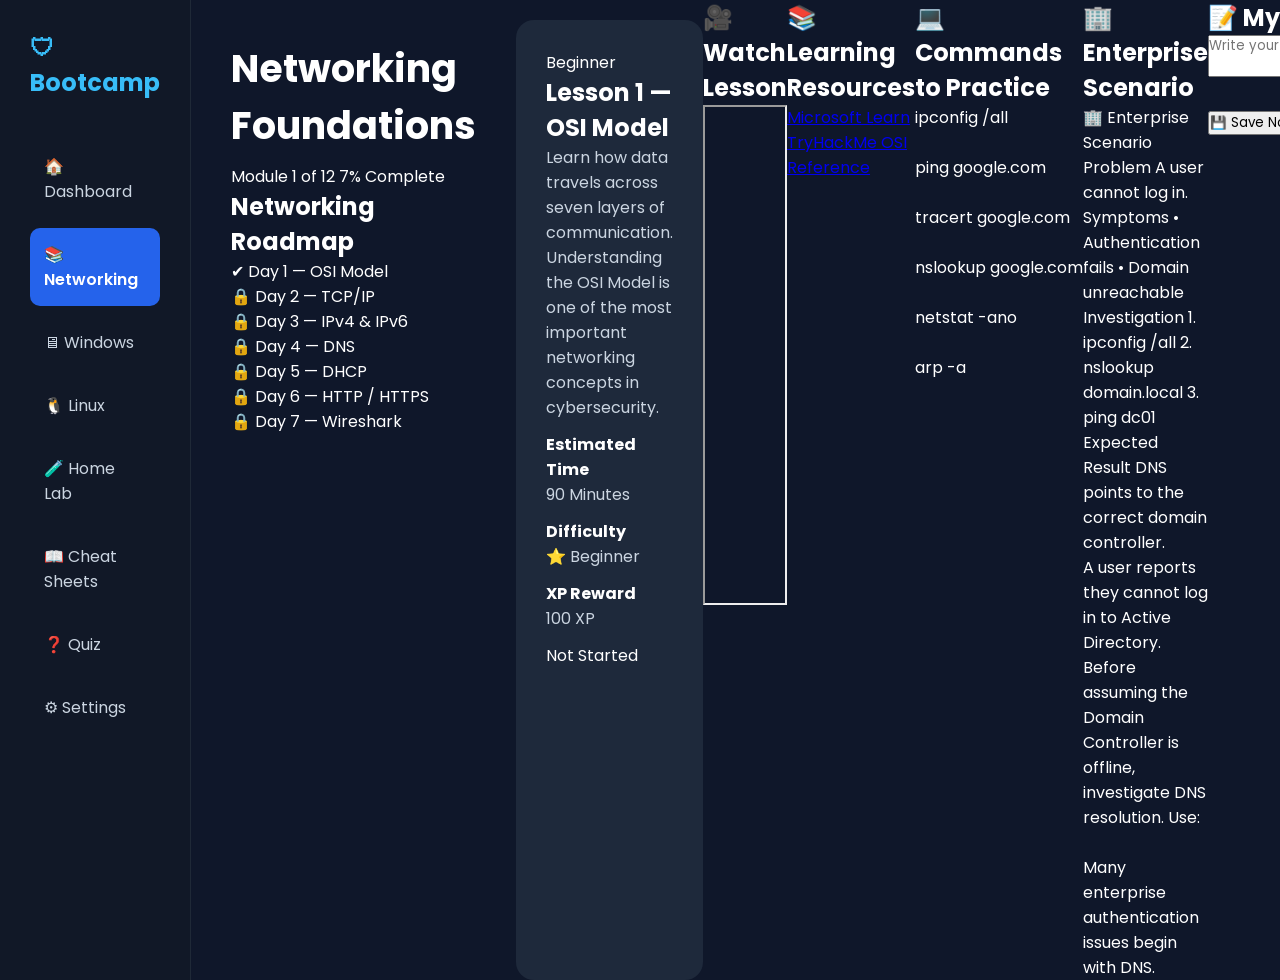
<file: networking.html>
<!DOCTYPE html>
<html lang="en">

<head>

<meta charset="UTF-8">
<meta name="viewport" content="width=device-width, initial-scale=1.0">

<title>Networking Module | Cybersecurity Bootcamp</title>

<link rel="stylesheet" href="style.css">

<link href="https://fonts.googleapis.com/css2?family=Poppins:wght@300;400;500;600;700&display=swap" rel="stylesheet">

</head>

<body>

<!-- Sidebar -->

<div class="sidebar">

<h2>🛡 Bootcamp</h2>

<a href="index.html">🏠 Dashboard</a>

<a class="active" href="networking.html">📚 Networking</a>

<a href="#">🖥 Windows</a>

<a href="#">🐧 Linux</a>

<a href="#">🧪 Home Lab</a>

<a href="#">📖 Cheat Sheets</a>

<a href="#">❓ Quiz</a>

<a href="#">⚙ Settings</a>

</div>

<!-- Main -->

<div class="main">

<header>

<h1>Networking Foundations</h1>

<div class="module-progress">

<div class="progress-header">

<span>Module 1 of 12</span>

<span>7% Complete</span>

</div>

<div class="progress-bar">

<div class="progress-fill"></div>

</div>

</div>

</header>

<section class="panel">

<h2>Networking Roadmap</h2>


<div class="lesson-item completed">

✔ Day 1 — OSI Model

</div>

<div class="lesson-item">

🔒 Day 2 — TCP/IP

</div>

<div class="lesson-item">

🔒 Day 3 — IPv4 & IPv6

</div>

<div class="lesson-item">

🔒 Day 4 — DNS

</div>

<div class="lesson-item">

🔒 Day 5 — DHCP

</div>

<div class="lesson-item">

🔒 Day 6 — HTTP / HTTPS

</div>

<div class="lesson-item">

🔒 Day 7 — Wireshark

</div>

</div>

</section>

<!-- Lesson Card -->

<section class="lesson">

<span class="badge beginner">

Beginner

</span>

<h2>Lesson 1 — OSI Model</h2>

<p>

Learn how data travels across seven layers of communication.

Understanding the OSI Model is one of the most important networking concepts in cybersecurity.

</p>

<div class="lesson-grid">

<div>

<strong>Estimated Time</strong>

<p>90 Minutes</p>

</div>

<div>

<strong>Difficulty</strong>

<p>⭐ Beginner</p>

</div>

<div>

<strong>XP Reward</strong>

<p>100 XP</p>

</div>

<div>

<span id="lessonStatus"

class="status waiting">

Not Started

</span>

</div>

</div>

</section>

<!-- Video -->

<section class="panel">

<h2>🎥 Watch Lesson</h2>

<iframe
width="100%"
height="500"
src="https://www.youtube.com/embed/vv4y_uOneC0"
title="Professor Messer"
allowfullscreen>

</iframe>

</section>

<!-- Resources -->

<section class="panel">

<h2>📚 Learning Resources</h2>

<div class="resource-buttons">

<a
href="https://learn.microsoft.com/training/"
target="_blank">

Microsoft Learn

</a>

<a
href="https://tryhackme.com/path/outline/presecurity"
target="_blank">

TryHackMe

</a>

<a
href="https://www.cloudflare.com/learning/ddos/glossary/open-systems-interconnection-model-osi/"
target="_blank">

OSI Reference

</a>

</div>

</section>

<!-- Commands -->

<section class="panel">

<h2>💻 Commands to Practice</h2>

<pre>
ipconfig /all

ping google.com

tracert google.com

nslookup google.com

netstat -ano

arp -a
</pre>

</section>

<!-- Enterprise -->

<section class="panel">

<h2>🏢 Enterprise Scenario</h2>

🏢 Enterprise Scenario

Problem
A user cannot log in.

Symptoms
• Authentication fails
• Domain unreachable

Investigation
1. ipconfig /all
2. nslookup domain.local
3. ping dc01

Expected Result
DNS points to the correct domain controller.

<p>

A user reports they cannot log in to Active Directory.

Before assuming the Domain Controller is offline,

investigate DNS resolution.

Use:

</p>

<pre>

</pre>

<p>

Many enterprise authentication issues begin with DNS.

</p>

</section>

<!-- Notes -->

<section class="panel">

<h2>📝 My Notes</h2>

<textarea
id="notes"
placeholder="Write your notes here..."></textarea>

<br><br>

<button>

💾 Save Notes

</button>

</section>

<!-- Navigation -->

<section class="navigation">

<button>

⬅ Previous Lesson

</button>

<button>

✅ Complete Lesson (+100 XP)

</button>

<button>

Next Lesson ➜

</button>

</section>

</div>

</body>

</html>
</file>
<file: style.css>
/* ===========================
   Cybersecurity Bootcamp Portal
   Version 1.0
=========================== */

*{
    margin:0;
    padding:0;
    box-sizing:border-box;
    font-family:'Poppins',sans-serif;
}

body{

    background:#0f172a;

    color:white;

    display:flex;

}

/* Sidebar */

.sidebar{

    width:250px;

    background:#111827;

    min-height:100vh;

    padding:30px;

    border-right:1px solid #1f2937;

}

.sidebar h2{

    color:#38bdf8;

    margin-bottom:40px;

}

.sidebar a{

    display:block;

    color:#cbd5e1;

    text-decoration:none;

    padding:14px;

    margin-bottom:10px;

    border-radius:10px;

    transition:.3s;

}

.sidebar a:hover{

    background:#2563eb;

    color:white;

}

.sidebar a.active{

background:#2563eb;

color:white;

font-weight:600;

}

/* Main */

.main{

    flex:1;

    padding:40px;

}

header h1{

    font-size:38px;

    margin-bottom:10px;

}

header p{

    color:#94a3b8;

}

/* Cards */

.cards{

    margin-top:35px;

    display:grid;

    grid-template-columns:repeat(auto-fit,minmax(220px,1fr));

    gap:20px;

}

.card{

    background:#1e293b;

    padding:25px;

    border-radius:18px;

    transition:.3s;

    border:1px solid #334155;

}

.card:hover{

    transform:translateY(-8px);

    border-color:#38bdf8;

}

.card h3{

    color:#94a3b8;

    margin-bottom:15px;

}

.card h2{

    color:#38bdf8;

    font-size:32px;

}

/* Today's Lesson */

.today{

    margin-top:45px;

}

.lesson{

    background:#1e293b;

    margin-top:20px;

    padding:30px;

    border-radius:18px;

}

.lesson h3{

    margin-bottom:15px;

}

.lesson p{

    margin-bottom:12px;

    color:#cbd5e1;

}

.lesson a{

    display:inline-block;

    text-decoration:none;

    color:white;

    background:#2563eb;

    padding:12px 20px;

    border-radius:10px;

    margin-right:10px;

    transition:.3s;

}

.lesson a:hover{

    background:#38bdf8;

}

/* Progress */

.progress{

    margin-top:45px;

}

canvas{

    margin-top:20px;

    background:white;

    border-radius:15px;

    padding:15px;

}

/* Responsive */

@media(max-width:900px){

body{

flex-direction:column;

}

.sidebar{

width:100%;

min-height:auto;

}

.cards{

grid-template-columns:1fr;


}

button{

background:#22c55e;

color:white;

padding:14px 25px;

border:none;

border-radius:10px;

font-size:16px;

cursor:pointer;

transition:.3s;

}

button:hover{

background:#16a34a;

}

.module-progress{

margin:20px 0 30px;

}

.progress-header{

display:flex;

justify-content:space-between;

margin-bottom:10px;

color:#94a3b8;

}

.progress-bar{

height:12px;

background:#1e293b;

border-radius:10px;

overflow:hidden;

}

.progress-fill{

width:7%;

height:100%;

background:#38bdf8;

transition:.5s;

}

<div class="lesson-list">

.lesson-list{

display:grid;

gap:12px;

margin-top:20px;

}

.lesson-item{

padding:18px;

background:#1e293b;

border-radius:12px;

cursor:pointer;

transition:.3s;

border:1px solid #334155;

}

.lesson-item:hover{

border-color:#38bdf8;

transform:translateX(8px);

}

.roadmap{
    position: sticky;
    top:20px;
}

.completed{
</file>
